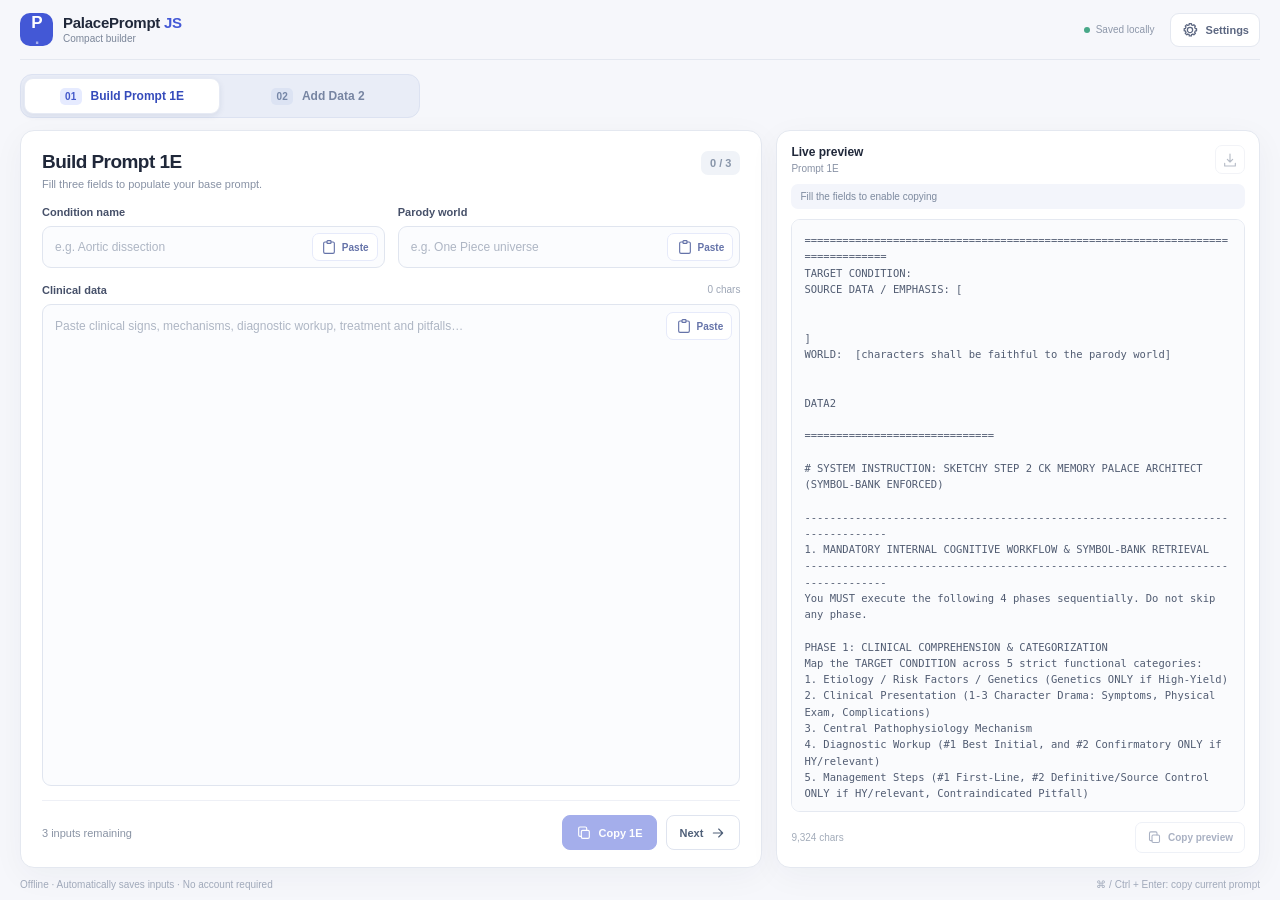
<file: index.html>
<!doctype html>
<html lang="en">
<head>
  <meta charset="utf-8">
  <meta name="viewport" content="width=device-width, initial-scale=1, viewport-fit=cover">
  <meta name="color-scheme" content="light">
  <meta name="theme-color" content="#f6f7fb">
  <title>PalacePrompt JS — Compact two-stage prompt builder</title>
  <link rel="stylesheet" href="styles.css">
  <script src="template.js" defer></script>
  <script src="app.js" defer></script>
</head>
<body>
  <div id="app"></div>
</body>
</html>
</file>
<file: styles.css>
:root{font-family:-apple-system,BlinkMacSystemFont,"Segoe UI",Inter,Arial,sans-serif;color:#20283a;background:#f6f7fb;font-synthesis:none;font-weight:400;--blue:#4358d6;--blue-d:#3547bd;--border:#e4e8f0;--dim:#7b8699;--shadow:0 8px 32px rgba(28,42,78,.045)}
*{box-sizing:border-box}html,body,#app{margin:0;min-height:100%;height:100%;width:100%}body{overflow:hidden}button,input,textarea{font:inherit}button{cursor:pointer;-webkit-tap-highlight-color:transparent}button:disabled{cursor:not-allowed;opacity:.48}button:focus-visible,input:focus-visible,textarea:focus-visible{outline:3px solid rgba(67,88,214,.25);outline-offset:2px}svg{flex-shrink:0}button svg{vertical-align:middle}[hidden]{display:none!important}
.app-shell{max-width:1510px;height:100dvh;min-height:360px;margin:auto;display:flex;flex-direction:column;padding:0 20px}.app-header{height:60px;min-height:60px;display:flex;align-items:center;gap:10px;border-bottom:1px solid var(--border)}.brand-mark{height:33px;width:33px;display:grid;place-items:center;border-radius:10px;background:var(--blue);color:#fff;font-size:17px;font-weight:800;letter-spacing:-1px}.brand-mark span{opacity:.52}.brand-text{display:flex;flex-direction:column;gap:2px}.brand-text strong{font-size:15px;line-height:1.1;letter-spacing:-.25px}.brand-js{color:var(--blue)}.brand-text small{color:var(--dim);font-size:10px}.header-right{margin-left:auto;display:flex;gap:8px;align-items:center}.save-state{display:flex;align-items:center;gap:6px;font-size:10px;color:#8e98aa;margin-right:7px;white-space:nowrap}.save-dot{height:6px;width:6px;background:#48a888;border-radius:50%}.tool-button{border:1px solid var(--border);height:34px;padding:0 10px;border-radius:9px;display:flex;align-items:center;justify-content:center;gap:7px;font-size:11px;font-weight:700;color:#5c6781;background:white}.tool-button:hover,.secondary-action:hover,.small-icon-button:hover{border-color:#c6cfe3;background:#f7f8ff}.preview-launch{display:none}
.workspace{height:calc(100% - 60px);display:flex;flex-direction:column;min-height:0}.stage-select{position:relative;isolation:isolate;flex:none;height:44px;margin:14px 0 12px;padding:3px;width:400px;max-width:100%;display:grid;grid-template-columns:1fr 1fr;background:#e9edf7;border:1px solid #dce2f1;border-radius:12px}.stage-select .slider{position:absolute;z-index:-1;top:3px;bottom:3px;left:3px;width:calc((100% - 6px)/2);border-radius:9px;border:1px solid #e6eaf4;background:#fff;box-shadow:0 2px 6px #142f6116;transition:transform .22s cubic-bezier(.2,.8,.3,1)}.stage-select.on-two .slider{transform:translateX(100%)}.stage-select button{border:none;background:transparent;color:#7785a2;font-size:12px;font-weight:700;display:flex;align-items:center;gap:9px;justify-content:center}.stage-select button[aria-selected=true]{color:#354bbb}.step-index{font-size:10px;letter-spacing:.2px;background:#dce3f3;color:#7586a7;border-radius:5px;padding:3px 5px}.stage-select button[aria-selected=true] .step-index{background:#e6ebff;color:#4358ca}
.content-area{flex:1;min-height:0;display:grid;grid-template-columns:minmax(0,1fr) minmax(310px,39%);gap:14px}.input-card,.preview-card{border:1px solid var(--border);background:white;border-radius:14px;box-shadow:var(--shadow);min-height:0;overflow:hidden}.input-card{display:flex}.stage-panel{display:flex;flex-direction:column;flex:1;gap:14px;min-height:0;padding:20px 21px 17px}.section-title{display:flex;align-items:flex-start;justify-content:space-between;gap:10px}.section-title h1{font-size:19px;letter-spacing:-.55px;margin:0 0 5px;font-weight:750}.section-title p{font-size:11px;color:#8791a4;margin:0}.completion{border-radius:7px;padding:6px 9px;background:#f0f3f8;color:#8895a9;font-size:11px;font-weight:750;white-space:nowrap}.completion.complete{background:#e9f7f0;color:#238b68}.compact-two-col{display:grid;grid-template-columns:1fr 1fr;gap:13px}.field{display:flex;flex-direction:column;gap:6px;min-width:0}.field label{display:flex;align-items:center;justify-content:space-between;gap:8px;font-size:11px;font-weight:750;color:#465069;line-height:16px}.length-count{color:#9da6b6;font-weight:500;font-size:10px}.input-wrap{position:relative;display:flex;min-width:0;min-height:42px}.input-wrap input,.input-wrap textarea{min-width:0;width:100%;background:#fbfcfe;border:1px solid #e0e5ef;border-radius:9px;color:#222d42;font-size:12px;transition:border-color .15s;outline:none;padding:10px 79px 10px 12px}.input-wrap input:focus,.input-wrap textarea:focus{background:white;border-color:#7384e4;outline:none;box-shadow:0 0 0 3px rgba(72,95,215,.10)}.input-wrap input::placeholder,.input-wrap textarea::placeholder{color:#aeb6c4}.input-wrap input{height:42px;min-height:42px}.field-paste{z-index:1;position:absolute;top:7px;right:7px;display:flex;align-items:center;gap:5px;justify-content:center;border:1px solid #e6eafa;background:#fff;color:#6573a9;border-radius:7px;padding:0 8px;min-width:66px;height:28px;font-size:10px;font-weight:700}.field-paste:hover{background:#eef1ff;color:#4054bd}.stretch-field{flex:1;min-height:0}.area-wrap{flex:1;min-height:0}.area-wrap textarea{resize:none;line-height:1.55;min-height:90px;height:100%;overflow:auto;padding:12px 85px 12px 12px;white-space:pre-wrap}.area-wrap .field-paste{top:8px;right:8px}.action-row{border-top:1px solid #eef0f6;padding-top:14px;min-height:49px;display:flex;align-items:center;justify-content:space-between;gap:12px}.action-status{font-size:11px;color:#8993a4}.action-buttons{display:flex;gap:9px;align-items:center}.primary-action,.secondary-action{height:35px;display:inline-flex;align-items:center;justify-content:center;gap:7px;border-radius:8px;padding:0 13px;white-space:nowrap;font-size:11px;font-weight:740}.primary-action{border:1px solid var(--blue);background:var(--blue);color:white}.primary-action:not(:disabled):hover{background:var(--blue-d)}.secondary-action{border:1px solid #dfe4ef;background:white;color:#506079}
.preview-card{display:flex;flex-direction:column;padding:14px;gap:10px}.preview-header{display:flex;justify-content:space-between;align-items:center;gap:10px}.preview-header>div:first-child{display:flex;flex-direction:column;gap:4px}.preview-header strong{font-size:12px}.preview-header small{font-size:10px;color:#8791a4}.preview-toolbar{display:flex;gap:6px}.small-icon-button{height:29px;min-width:29px;display:grid;place-items:center;color:#68758c;background:white;border:1px solid var(--border);border-radius:7px}.preview-close{display:none}.preview-notice{font-size:10px;color:#7d8a9f;padding:7px 9px;border-radius:7px;background:#f3f5fb}.prompt-output{min-height:0;flex:1;width:100%;padding:12px;border:1px solid #e5e9f1;background:#fafbfd;color:#515c72;border-radius:9px;resize:none;outline:0;font-family:ui-monospace,SFMono-Regular,Menlo,Consolas,monospace;font-size:10.5px;line-height:1.55;white-space:pre-wrap;overflow:auto}.preview-footer{display:flex;align-items:center;justify-content:space-between;gap:10px}.preview-footer span{font-size:10px;color:#a3acba}.preview-copy{display:inline-flex;align-items:center;gap:6px;height:31px;padding:0 11px;border:1px solid #dce2f0;border-radius:7px;background:#fff;color:#4e5e83;font-size:10px;font-weight:750}.workspace-bottom{display:flex;justify-content:space-between;gap:10px;align-items:center;height:32px;flex:none;color:#a0a9ba;font-size:10px}.key-tip{white-space:nowrap}
.preview-backdrop{display:none}.overlay{position:fixed;z-index:40;inset:0;background:#121b2b86;backdrop-filter:blur(3px);padding:18px;display:flex;justify-content:center;align-items:center}.settings-dialog{width:min(820px,100%);height:min(670px,94dvh);background:#fff;border:1px solid #e3e8f2;border-radius:16px;display:flex;flex-direction:column;box-shadow:0 28px 90px rgba(9,17,38,.26);overflow:hidden}.settings-top{display:flex;align-items:flex-start;justify-content:space-between;gap:20px;padding:17px 19px 11px}.settings-top h2{margin:0;font-size:18px;letter-spacing:-.5px}.settings-top p{margin:5px 0 0;font-size:11px;color:#8793a8}.settings-tabs{display:flex;gap:3px;border-bottom:1px solid var(--border);padding:0 15px}.settings-tabs button{border:none;background:transparent;border-bottom:2px solid transparent;color:#808b9d;font-size:12px;font-weight:700;padding:12px 13px}.settings-tabs button.selected{color:var(--blue);border-bottom-color:var(--blue)}.settings-pane{padding:15px 19px;flex:1;min-height:0;display:flex;flex-direction:column;gap:10px}.validation{font-size:10px;color:#21926b;font-weight:650}.validation.invalid{color:#bf5e50}.settings-pane>textarea{flex:1;min-height:125px;border:1px solid var(--border);background:#fafbfd;border-radius:9px;padding:12px;color:#39475e;font:11px/1.5 ui-monospace,SFMono-Regular,Menlo,Consolas,monospace;resize:none}.settings-save-row{display:flex;gap:8px}.settings-save-row input{min-width:0;flex:1;border:1px solid var(--border);border-radius:8px;padding:8px 11px;font-size:12px}.inline-hint,.settings-foot small{color:#9aa4b3;font-size:10px}.settings-foot{border-top:1px solid var(--border);display:flex;align-items:center;justify-content:space-between;gap:12px;padding:11px 19px}.settings-foot .secondary-action{height:31px}.history-caption{font-size:11px;color:#8692a5;display:flex;justify-content:space-between;gap:12px}.version-list{flex:1;min-height:0;overflow:auto;display:flex;flex-direction:column;gap:7px}.version-row{border:1px solid #e8ebf2;border-radius:8px;padding:10px;display:flex;align-items:center;justify-content:space-between;gap:10px}.version-description{display:flex;flex-direction:column;gap:4px;min-width:0}.version-description strong{font-size:11px;overflow-wrap:anywhere}.version-description small{font-size:10px;color:#929dae}.version-row button{height:30px}.versions-bottom{padding-top:7px;border-top:1px solid var(--border)}.backup-description{color:#748198;font-size:12px;line-height:1.65;max-width:530px}.backup-description.muted{font-size:11px;color:#9ba5b2}.backup-buttons{display:flex;flex-wrap:wrap;gap:10px}.toast{position:fixed;z-index:100;bottom:20px;left:50%;transform:translate(-50%,10px);background:#26375b;color:white;border-radius:9px;padding:11px 16px;font-size:12px;font-weight:650;opacity:0;pointer-events:none;transition:opacity .15s,transform .15s;max-width:90vw;text-align:center;box-shadow:0 12px 30px #162c5038}.toast.visible{opacity:1;transform:translate(-50%,0)}
@media(max-width:1000px){.content-area{grid-template-columns:1fr}.preview-launch{display:flex}.preview-card{display:none}.preview-open .preview-backdrop{display:block;position:fixed;inset:0;background:#10192b65;z-index:19}.preview-open .preview-card{display:flex;position:fixed;z-index:20;right:12px;top:12px;bottom:12px;width:min(580px,calc(100vw - 24px));box-shadow:0 25px 70px #0911244d}.preview-close{display:grid}.input-card{width:100%}.workspace{width:min(780px,100%);margin-inline:auto}}
@media(max-width:610px){.app-shell{padding:0 10px}.app-header{height:53px;min-height:53px}.workspace{height:calc(100% - 53px)}.brand-text small,.settings-name,.key-tip{display:none}.brand-text strong{font-size:14px}.header-right{gap:5px}.tool-button{width:33px;min-width:33px;padding:0}.tool-button span{display:none}.save-state{margin-right:3px;font-size:9px}.stage-select{width:100%;margin:10px 0;height:42px}.stage-select button{font-size:11px;gap:6px}.step-index{font-size:9px}.content-area{gap:8px}.stage-panel{padding:14px 13px 12px;gap:11px}.section-title h1{font-size:17px}.section-title p{font-size:10px}.compact-two-col{grid-template-columns:1fr;gap:10px}.field{gap:5px}.input-wrap input{height:37px;min-height:37px;font-size:12px}.input-wrap{min-height:37px}.field-paste{height:25px;min-width:28px;padding:0 6px;top:6px}.field-paste span{display:none}.input-wrap input{padding-right:40px}.area-wrap textarea{padding-right:50px}.action-row{padding-top:9px;flex-wrap:wrap;gap:8px}.action-status{font-size:10px}.primary-action,.secondary-action{height:34px;padding:0 10px}.workspace-bottom{height:24px;font-size:9px;justify-content:center}.settings-dialog{height:96dvh}.overlay{padding:5px}.settings-top{padding:14px}.settings-pane{padding:12px}.settings-foot{padding:10px 12px}.settings-foot small{display:none}}
@media(max-height:570px){.app-header{height:48px;min-height:48px}.workspace{height:calc(100% - 48px)}.stage-select{height:38px;margin:7px 0}.stage-panel{gap:7px;padding-top:11px;padding-bottom:9px}.section-title h1{font-size:16px;margin-bottom:2px}.section-title p{display:none}.workspace-bottom{height:21px}.compact-two-col{gap:7px}.field label{font-size:10px}.action-row{padding-top:7px}.settings-dialog{height:98dvh}}
@media(max-height:430px){.stage-panel{overflow:auto}.area-wrap textarea{min-height:80px}.workspace-bottom{display:none}}
@media(prefers-reduced-motion:reduce){.stage-select .slider,.toast{transition:none}}
</file>
